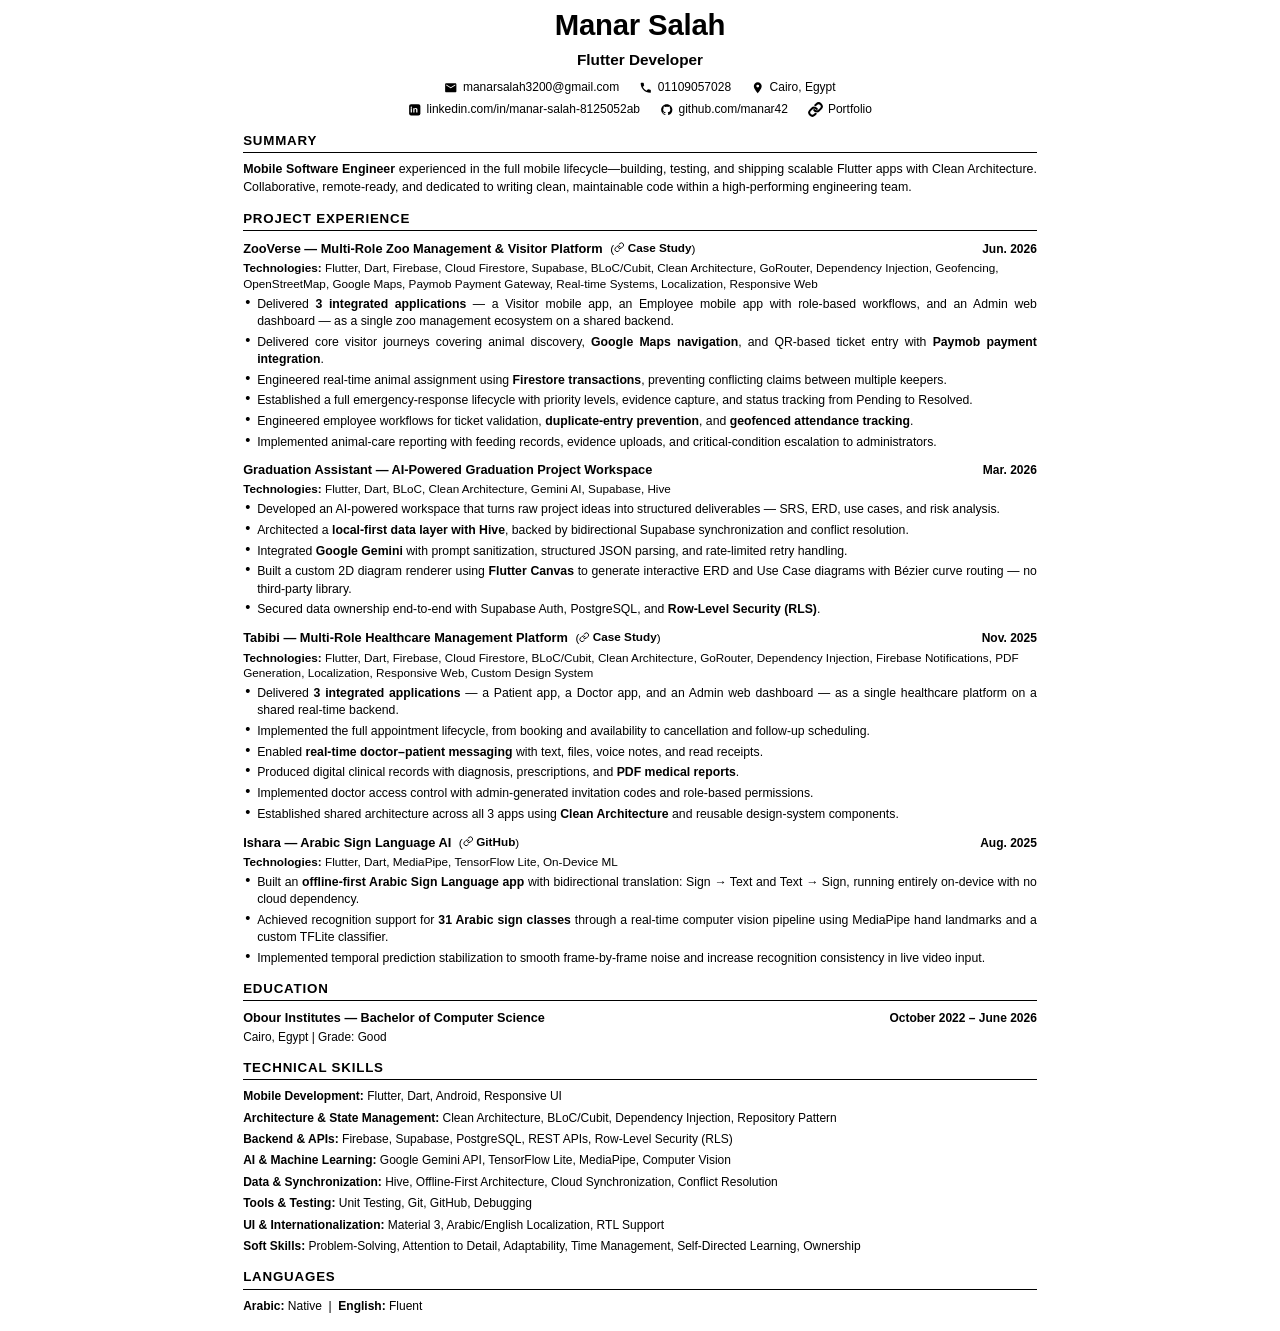
<file: cv.html>
<!DOCTYPE html>
<html lang="en">
<head>
  <meta charset="UTF-8">
  <title>Manar Salah — CV</title>
  <link rel="preconnect" href="https://fonts.googleapis.com">
  <link rel="preconnect" href="https://fonts.gstatic.com" crossorigin>
  <link href="https://fonts.googleapis.com/css2?family=Inter:wght@400;500;600;700&display=swap" rel="stylesheet">
  <style>
    @page {
      size: A4;
      margin: 14mm 16mm 14mm 16mm;
    }
    *, *::before, *::after {
      box-sizing: border-box;
      margin: 0;
      padding: 0;
    }
    body {
      font-family: Arial, Helvetica, sans-serif;
      color: #000000;
      background-color: #ffffff;
      line-height: 1.45;
      font-size: 9.6pt;
    }

    /* Container for Screen & Print */
    .cv-container {
      max-width: 210mm;
      margin: 0 auto;
      background: #ffffff;
      padding: 4px 0;
    }

    /* Header */
    .header {
      text-align: center;
      margin-bottom: 12px;
    }
    .name {
      font-size: 22pt;
      font-weight: 700;
      color: #000000;
      letter-spacing: -0.2px;
      margin-bottom: 2px;
    }
    .title {
      font-size: 11.5pt;
      font-weight: 600;
      color: #000000;
      margin-bottom: 8px;
    }

    /* Contact Container (2 rows like reference) */
    .contact-container {
      display: flex;
      flex-direction: column;
      align-items: center;
      gap: 5px;
      margin-top: 4px;
    }
    .contact-row {
      display: flex;
      flex-wrap: wrap;
      justify-content: center;
      align-items: center;
      gap: 14px 20px;
      font-size: 9pt;
      color: #000000;
      font-weight: 500;
    }
    .contact-item {
      display: inline-flex;
      align-items: center;
      gap: 5px;
      text-decoration: none;
      color: #000000;
    }
    .contact-item a {
      color: #000000;
      text-decoration: none;
    }
    .contact-item a:hover {
      text-decoration: underline;
      color: #000000;
    }

    /* Solid Dark SVG Icons */
    .icon {
      width: 13.5px;
      height: 13.5px;
      flex-shrink: 0;
      display: inline-block;
      vertical-align: -1.5px;
    }

    /* Sections */
    .section {
      margin-bottom: 12px;
    }
    .section-title {
      font-size: 10pt;
      font-weight: 700;
      letter-spacing: 0.8px;
      text-transform: uppercase;
      color: #000000;
      border-bottom: 1.5px solid #000000;
      padding-bottom: 2px;
      margin-bottom: 8px;
    }

    /* Summary */
    .summary-text {
      text-align: justify;
      color: #000000;
      font-size: 9.3pt;
      line-height: 1.45;
    }
    .summary-text strong {
      color: #000000;
      font-weight: 700;
    }

    /* Projects & Items */
    .item {
      margin-bottom: 10px;
      page-break-inside: avoid;
      break-inside: avoid;
    }
    .item:last-child {
      margin-bottom: 0;
    }
    .item-header {
      display: flex;
      justify-content: space-between;
      align-items: baseline;
      margin-bottom: 2px;
    }
    .item-title-wrap {
      font-size: 9.6pt;
    }
    .item-title {
      font-weight: 700;
      color: #000000;
    }
    .item-links {
      font-size: 8.8pt;
      color: #000000;
      margin-left: 4px;
    }
    .item-links a {
      color: #000000;
      text-decoration: none;
      display: inline-flex;
      align-items: center;
      gap: 3px;
      font-weight: 600;
    }
    .item-links a:hover {
      text-decoration: underline;
    }
    .link-icon {
      width: 10.5px;
      height: 10.5px;
      stroke: #000000;
      stroke-width: 2.2;
      stroke-linecap: round;
      stroke-linejoin: round;
      fill: none;
      flex-shrink: 0;
      display: inline-block;
    }
    .item-date {
      font-size: 9pt;
      font-weight: 700;
      color: #000000;
      white-space: nowrap;
    }

    .item-tech {
      font-size: 8.8pt;
      color: #000000;
      margin-bottom: 4px;
      line-height: 1.35;
    }
    .item-tech strong {
      color: #000000;
      font-weight: 700;
    }

    /* Bullet Points */
    .bullet-list {
      list-style-type: none;
      padding-left: 0;
    }
    .bullet-list li {
      position: relative;
      padding-left: 14px;
      margin-bottom: 3.5px;
      font-size: 9.2pt;
      color: #000000;
      line-height: 1.4;
      text-align: justify;
    }
    .bullet-list li::before {
      content: "•";
      position: absolute;
      left: 2px;
      color: #000000;
      font-size: 11pt;
      line-height: 1;
      top: -1px;
    }
    .bullet-list li strong {
      color: #000000;
      font-weight: 700;
    }

    /* Skills Grid */
    .skills-group {
      margin-bottom: 4px;
      font-size: 9pt;
      line-height: 1.45;
      color: #000000;
    }
    .skills-group strong {
      color: #000000;
      font-weight: 700;
    }

    /* Education */
    .edu-header {
      display: flex;
      justify-content: space-between;
      align-items: baseline;
      font-size: 9.5pt;
      margin-bottom: 1px;
    }
    .edu-title {
      font-weight: 700;
      color: #000000;
    }
    .edu-sub {
      font-size: 8.9pt;
      color: #000000;
    }

    /* Print Controls */
    @media print {
      body {
        background: #ffffff;
      }
      .cv-container {
        padding: 0;
      }
      a {
        color: inherit;
        text-decoration: none;
      }
      .item-links a {
        color: #000000;
      }
    }
  </style>
</head>
<body>

<div class="cv-container">

  <!-- ==================== HEADER ==================== -->
  <header class="header">
    <h1 class="name">Manar Salah</h1>
    <div class="title">Flutter Developer</div>
    
    <div class="contact-container">
      <!-- Row 1: Email, Phone, Location -->
      <div class="contact-row">
        <!-- Email -->
        <span class="contact-item">
          <svg class="icon" viewBox="0 0 24 24"><path fill="#000000" d="M20 4H4c-1.1 0-2 .9-2 2v12c0 1.1.9 2 2 2h16c1.1 0 2-.9 2-2V6c0-1.1-.9-2-2-2zm0 4-8 5-8-5V6l8 5 8-5v2z"/></svg>
          <a href="mailto:manarsalah3200@gmail.com">manarsalah3200@gmail.com</a>
        </span>

        <!-- Phone -->
        <span class="contact-item">
          <svg class="icon" viewBox="0 0 24 24"><path fill="#000000" d="M20.01 15.38c-1.23 0-2.42-.2-3.53-.56a.977.977 0 0 0-1.01.24l-2.2 2.2a15.053 15.053 0 0 1-6.59-6.59l2.2-2.21a.96.96 0 0 0 .25-1.01A11.36 11.36 0 0 1 8.5 3.9c0-.55-.45-1-1-1H4c-.55 0-1 .45-1 1 0 9.39 7.61 17 17 17 .55 0 1-.45 1-1v-3.5c0-.55-.45-1-.99-1.02z"/></svg>
          <a href="tel:01109057028">01109057028</a>
        </span>

        <!-- Location -->
        <span class="contact-item">
          <svg class="icon" viewBox="0 0 24 24"><path fill="#000000" d="M12 2C8.13 2 5 5.13 5 9c0 5.25 7 13 7 13s7-7.75 7-13c0-3.87-3.13-7-7-7zm0 9.5a2.5 2.5 0 0 1 0-5 2.5 2.5 0 0 1 0 5z"/></svg>
          <span>Cairo, Egypt</span>
        </span>
      </div>

      <!-- Row 2: LinkedIn, GitHub, Portfolio -->
      <div class="contact-row">
        <!-- LinkedIn -->
        <span class="contact-item">
          <svg class="icon" viewBox="0 0 24 24"><rect width="20" height="20" x="2" y="2" rx="3.5" fill="#000000"/><path fill="#ffffff" d="M7 9.5H4.8V17H7V9.5zM5.9 6.4c-.72 0-1.3.58-1.3 1.3 0 .71.58 1.3 1.3 1.3.71 0 1.3-.59 1.3-1.3 0-.72-.59-1.3-1.3-1.3zm5.6 3.1H9.3V17h2.2v-4.1c0-1.1.2-2.2 1.6-2.2 1.4 0 1.4 1.3 1.4 2.3V17h2.3v-4.4c0-2.2-.5-3.8-3-3.8-1.2 0-2 .7-2.3 1.2v-1.1z"/></svg>
          <a href="https://linkedin.com/in/manar-salah-8125052ab" target="_blank">linkedin.com/in/manar-salah-8125052ab</a>
        </span>

        <!-- GitHub -->
        <span class="contact-item">
          <svg class="icon" viewBox="0 0 24 24"><path fill="#000000" fill-rule="evenodd" clip-rule="evenodd" d="M12 2C6.477 2 2 6.484 2 12.017c0 4.425 2.865 8.18 6.839 9.504.5.092.682-.217.682-.483 0-.237-.008-.868-.013-1.703-2.782.605-3.369-1.343-3.369-1.343-.454-1.158-1.11-1.466-1.11-1.466-.908-.62.069-.608.069-.608 1.003.07 1.53 1.032 1.53 1.032.892 1.53 2.341 1.088 2.91.832.092-.647.35-1.088.636-1.338-2.22-.253-4.555-1.113-4.555-4.951 0-1.093.39-1.988 1.029-2.688-.103-.253-.446-1.272.098-2.65 0 0 .84-.27 2.75 1.026A9.564 9.564 0 0 1 12 6.844c.85.004 1.705.115 2.504.337 1.909-1.296 2.747-1.027 2.747-1.027.546 1.379.202 2.398.1 2.651.64.7 1.028 1.595 1.028 2.688 0 3.848-2.339 4.695-4.566 4.943.359.309.678.92.678 1.855 0 1.338-.012 2.419-.012 2.747 0 .268.18.58.688.482A10.019 10.019 0 0 0 22 12.017C22 6.484 17.522 2 12 2z"/></svg>
          <a href="https://github.com/manar42" target="_blank">github.com/manar42</a>
        </span>

        <!-- Portfolio -->
        <span class="contact-item">
          <svg class="icon" viewBox="0 0 24 24" fill="none" stroke="#000000" stroke-width="3.2" stroke-linecap="round" stroke-linejoin="round" style="width: 15px; height: 15px;"><path d="M10 13a5 5 0 0 0 7.54.54l3-3a5 5 0 0 0-7.07-7.07l-1.72 1.71"/><path d="M14 11a5 5 0 0 0-7.54-.54l-3 3a5 5 0 0 0 7.07 7.07l1.71-1.71"/></svg>
          <a href="https://portfolio-d19p.vercel.app/" target="_blank">Portfolio</a>
        </span>
      </div>
    </div>
  </header>

  <!-- ==================== SUMMARY ==================== -->
  <section class="section">
    <h2 class="section-title">Summary</h2>
    <p class="summary-text">
      <strong>Mobile Software Engineer</strong> experienced in the full mobile lifecycle—building, testing, and shipping scalable Flutter apps with Clean Architecture. Collaborative, remote-ready, and dedicated to writing clean, maintainable code within a high-performing engineering team.
    </p>
  </section>

  <!-- ==================== PROJECT EXPERIENCE ==================== -->
  <section class="section">
    <h2 class="section-title">Project Experience</h2>

    <!-- Project 1: ZooVerse -->
    <div class="item">
      <div class="item-header">
        <div class="item-title-wrap">
          <span class="item-title">ZooVerse — Multi-Role Zoo Management &amp; Visitor Platform</span>
          <span class="item-links">(<a href="https://case-study-12.vercel.app/" target="_blank"><svg class="link-icon" viewBox="0 0 24 24"><path d="M10 13a5 5 0 0 0 7.54.54l3-3a5 5 0 0 0-7.07-7.07l-1.72 1.71"/><path d="M14 11a5 5 0 0 0-7.54-.54l-3 3a5 5 0 0 0 7.07 7.07l1.71-1.71"/></svg>Case Study</a>)</span>
        </div>
        <span class="item-date">Jun. 2026</span>
      </div>
      <div class="item-tech">
        <strong>Technologies:</strong> Flutter, Dart, Firebase, Cloud Firestore, Supabase, BLoC/Cubit, Clean Architecture, GoRouter, Dependency Injection, Geofencing, OpenStreetMap, Google Maps, Paymob Payment Gateway, Real-time Systems, Localization, Responsive Web
      </div>
      <ul class="bullet-list">
        <li>Delivered <strong>3 integrated applications</strong> — a Visitor mobile app, an Employee mobile app with role-based workflows, and an Admin web dashboard — as a single zoo management ecosystem on a shared backend.</li>
        <li>Delivered core visitor journeys covering animal discovery, <strong>Google Maps navigation</strong>, and QR-based ticket entry with <strong>Paymob payment integration</strong>.</li>
        <li>Engineered real-time animal assignment using <strong>Firestore transactions</strong>, preventing conflicting claims between multiple keepers.</li>
        <li>Established a full emergency-response lifecycle with priority levels, evidence capture, and status tracking from Pending to Resolved.</li>
        <li>Engineered employee workflows for ticket validation, <strong>duplicate-entry prevention</strong>, and <strong>geofenced attendance tracking</strong>.</li>
        <li>Implemented animal-care reporting with feeding records, evidence uploads, and critical-condition escalation to administrators.</li>
      </ul>
    </div>

    <!-- Project 2: Graduation Assistant -->
    <div class="item">
      <div class="item-header">
        <div class="item-title-wrap">
          <span class="item-title">Graduation Assistant — AI-Powered Graduation Project Workspace</span>
        </div>
        <span class="item-date">Mar. 2026</span>
      </div>
      <div class="item-tech">
        <strong>Technologies:</strong> Flutter, Dart, BLoC, Clean Architecture, Gemini AI, Supabase, Hive
      </div>
      <ul class="bullet-list">
        <li>Developed an AI-powered workspace that turns raw project ideas into structured deliverables — SRS, ERD, use cases, and risk analysis.</li>
        <li>Architected a <strong>local-first data layer with Hive</strong>, backed by bidirectional Supabase synchronization and conflict resolution.</li>
        <li>Integrated <strong>Google Gemini</strong> with prompt sanitization, structured JSON parsing, and rate-limited retry handling.</li>
        <li>Built a custom 2D diagram renderer using <strong>Flutter Canvas</strong> to generate interactive ERD and Use Case diagrams with Bézier curve routing — no third-party library.</li>
        <li>Secured data ownership end-to-end with Supabase Auth, PostgreSQL, and <strong>Row-Level Security (RLS)</strong>.</li>
      </ul>
    </div>

    <!-- Project 3: Tabibi -->
    <div class="item">
      <div class="item-header">
        <div class="item-title-wrap">
          <span class="item-title">Tabibi — Multi-Role Healthcare Management Platform</span>
          <span class="item-links">(<a href="https://case-study-chi-tan.vercel.app/" target="_blank"><svg class="link-icon" viewBox="0 0 24 24"><path d="M10 13a5 5 0 0 0 7.54.54l3-3a5 5 0 0 0-7.07-7.07l-1.72 1.71"/><path d="M14 11a5 5 0 0 0-7.54-.54l-3 3a5 5 0 0 0 7.07 7.07l1.71-1.71"/></svg>Case Study</a>)</span>
        </div>
        <span class="item-date">Nov. 2025</span>
      </div>
      <div class="item-tech">
        <strong>Technologies:</strong> Flutter, Dart, Firebase, Cloud Firestore, BLoC/Cubit, Clean Architecture, GoRouter, Dependency Injection, Firebase Notifications, PDF Generation, Localization, Responsive Web, Custom Design System
      </div>
      <ul class="bullet-list">
        <li>Delivered <strong>3 integrated applications</strong> — a Patient app, a Doctor app, and an Admin web dashboard — as a single healthcare platform on a shared real-time backend.</li>
        <li>Implemented the full appointment lifecycle, from booking and availability to cancellation and follow-up scheduling.</li>
        <li>Enabled <strong>real-time doctor–patient messaging</strong> with text, files, voice notes, and read receipts.</li>
        <li>Produced digital clinical records with diagnosis, prescriptions, and <strong>PDF medical reports</strong>.</li>
        <li>Implemented doctor access control with admin-generated invitation codes and role-based permissions.</li>
        <li>Established shared architecture across all 3 apps using <strong>Clean Architecture</strong> and reusable design-system components.</li>
      </ul>
    </div>

    <!-- Project 4: Ishara -->
    <div class="item">
      <div class="item-header">
        <div class="item-title-wrap">
          <span class="item-title">Ishara — Arabic Sign Language AI</span>
          <span class="item-links">(<a href="https://github.com/manar42" target="_blank"><svg class="link-icon" viewBox="0 0 24 24"><path d="M10 13a5 5 0 0 0 7.54.54l3-3a5 5 0 0 0-7.07-7.07l-1.72 1.71"/><path d="M14 11a5 5 0 0 0-7.54-.54l-3 3a5 5 0 0 0 7.07 7.07l1.71-1.71"/></svg>GitHub</a>)</span>
        </div>
        <span class="item-date">Aug. 2025</span>
      </div>
      <div class="item-tech">
        <strong>Technologies:</strong> Flutter, Dart, MediaPipe, TensorFlow Lite, On-Device ML
      </div>
      <ul class="bullet-list">
        <li>Built an <strong>offline-first Arabic Sign Language app</strong> with bidirectional translation: Sign → Text and Text → Sign, running entirely on-device with no cloud dependency.</li>
        <li>Achieved recognition support for <strong>31 Arabic sign classes</strong> through a real-time computer vision pipeline using MediaPipe hand landmarks and a custom TFLite classifier.</li>
        <li>Implemented temporal prediction stabilization to smooth frame-by-frame noise and increase recognition consistency in live video input.</li>
      </ul>
    </div>

  </section>

  <!-- ==================== EDUCATION ==================== -->
  <section class="section">
    <h2 class="section-title">Education</h2>
    <div class="item">
      <div class="edu-header">
        <span class="edu-title">Obour Institutes — Bachelor of Computer Science</span>
        <span class="item-date">October 2022 – June 2026</span>
      </div>
      <div class="edu-sub">Cairo, Egypt | Grade: Good</div>
    </div>
  </section>

  <!-- ==================== TECHNICAL SKILLS ==================== -->
  <section class="section">
    <h2 class="section-title">Technical Skills</h2>
    <div class="skills-group"><strong>Mobile Development:</strong> Flutter, Dart, Android, Responsive UI</div>
    <div class="skills-group"><strong>Architecture &amp; State Management:</strong> Clean Architecture, BLoC/Cubit, Dependency Injection, Repository Pattern</div>
    <div class="skills-group"><strong>Backend &amp; APIs:</strong> Firebase, Supabase, PostgreSQL, REST APIs, Row-Level Security (RLS)</div>
    <div class="skills-group"><strong>AI &amp; Machine Learning:</strong> Google Gemini API, TensorFlow Lite, MediaPipe, Computer Vision</div>
    <div class="skills-group"><strong>Data &amp; Synchronization:</strong> Hive, Offline-First Architecture, Cloud Synchronization, Conflict Resolution</div>
    <div class="skills-group"><strong>Tools &amp; Testing:</strong> Unit Testing, Git, GitHub, Debugging</div>
    <div class="skills-group"><strong>UI &amp; Internationalization:</strong> Material 3, Arabic/English Localization, RTL Support</div>
    <div class="skills-group"><strong>Soft Skills:</strong> Problem-Solving, Attention to Detail, Adaptability, Time Management, Self-Directed Learning, Ownership</div>
  </section>

  <!-- ==================== LANGUAGES ==================== -->
  <section class="section">
    <h2 class="section-title">Languages</h2>
    <div class="skills-group"><strong>Arabic:</strong> Native &nbsp;|&nbsp; <strong>English:</strong> Fluent</div>
  </section>

</div>

</body>
</html>
</file>
